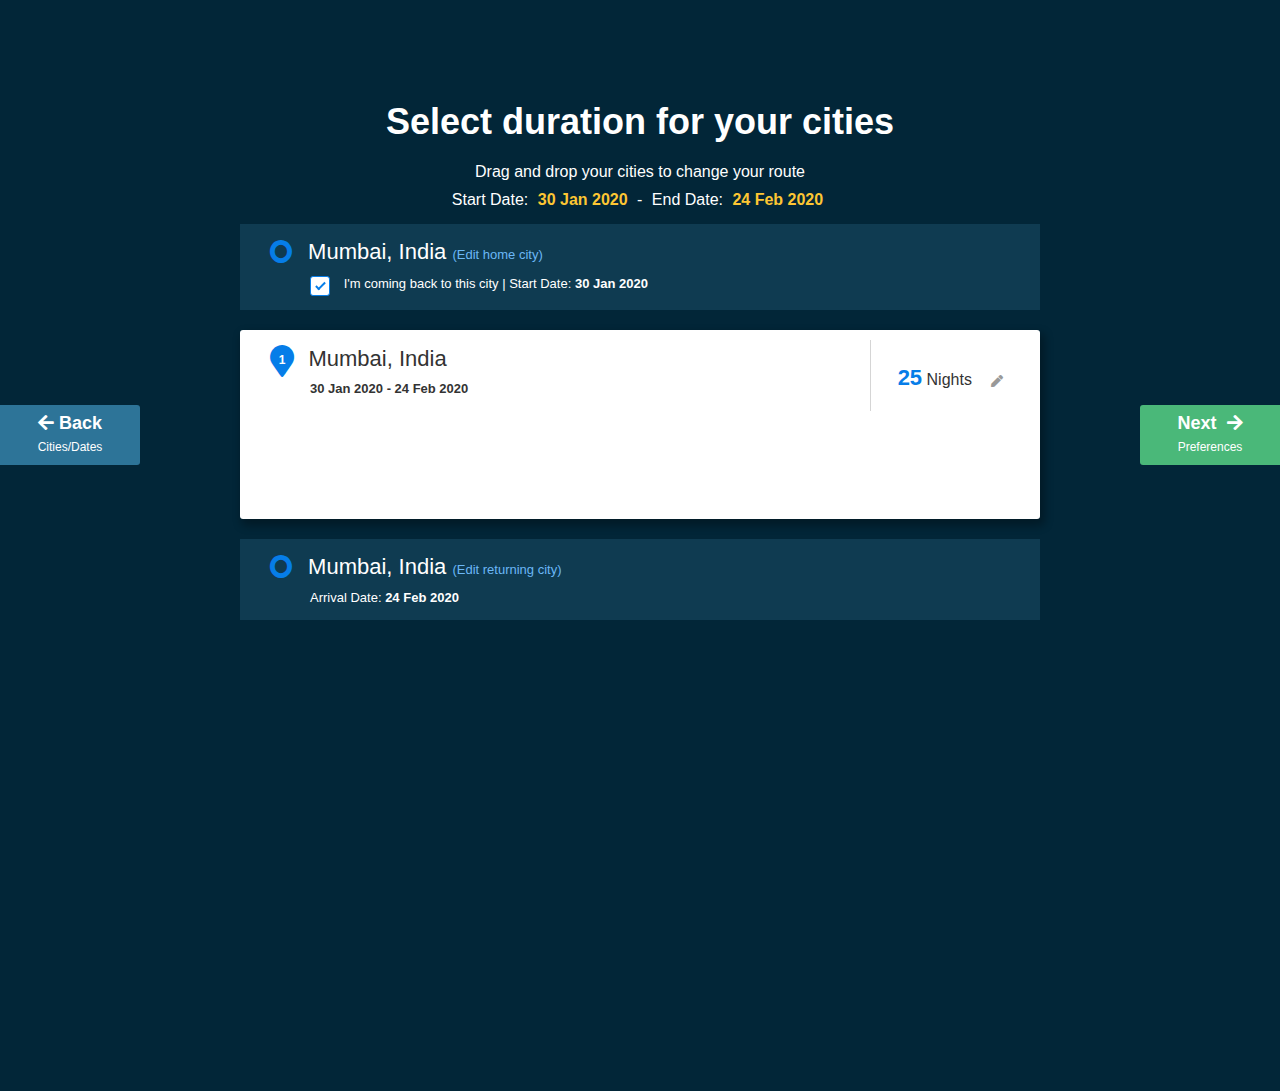
<file: index.html>
<html>
<head>
<link type="text/css" rel="stylesheet" media="all"  href= "index.css">
<body>
<div class="screen">
	<div id="screen-wrapper">
		<div class="temp-holder"></div>
		<div class="ribbon-set"></div>
		<div class="screen-holder"><div class="city-shuffle-screen screen-box show-screen-from-right">
	<header class="screen-header">
		<div class="screen-title">
			Select duration for your cities
		</div>
		<div class="screen-caption">
			Drag and drop your cities to change your route
		</div>
		<div class="trip-dates">
			<span class="start-date-label">Start Date: </span>
			<span class="start-date-value date js_main_start_date">30 Jan 2020</span>
			-
			<span class="end-date-label">End Date: </span>
			<span class="end-date-value date js_main_end_date">24 Feb 2020</span>
		</div>
	</header>
	<section class="screen-content">
		<div class="row">
				<div class="from-city-placeholder js_from_city_placeholder"><div class="from-city-holder is-filled">
	<div class="city-autocomplete">
		<div class="input-container autocomplete-box">
			<div class="drop-card as-dropdown card lift" id="drop-card">
				<div class="card-header-w js_from_city_box">
					<div class="card-header">
						<div class="form-control-w">
							<div class="form-control search">
								<input data-no-pu="" class="input-control js_from_city_search" placeholder="Enter City" value="" type="text">
								<i class="c-icon js_close_autocomplete"></i>
							</div>
						</div>
					</div>
				</div>
				<div class="card-body" id="js-suggestions">
					<div class="autcomplete-message dangling-el hide">
					</div>
					<div class="js-suggestions-active hide">
						<div class="auto-suggest-loading"></div>
					</div>
					<div class="city-parent-box city-box dangling-el">
						<div class="city-listing city-list">
							<ul class="city-list-collection"></ul>
						</div>
					</div>
				</div>
			</div>
		</div>
	</div>
	<div class="city-name">
		<i class="icon-circle"></i>
		
		Mumbai, India
		 <span data-no-pu="" class="edit-text js_edit_from_city">(Edit home city)</span>
	</div>

	<div class="bottom-text">
		<span class="bt-w">
			<label class="control checkbox">
				<input data-no-pu="" id="js_chk_clone_return" checked="checked" type="checkbox">
				<span class="control-indicator"></span>
			</label>
			<span class="coming-back-text">
				I'm coming back to this city | Start Date: <span class="date">30 Jan 2020</span>
			</span>
		</span>
	</div>
	<i class="c-icon-city-state js_warning_icon"></i>
	<div class="tooltip-box hide">
		<div class="tooltip-content">
			<i class="icon-close js_warning_close"></i>
			<p class="js_warning_message"></p>
		</div>
	</div>
</div></div>

				<div class="travel-cities">
					<ul id="city-sortable"><li class="travel-city-item">
	<div class="tci-w">
			<i class="c-icon-city-state js_warning_icon"></i>
			<i class="icon-move"></i>
			<div class="tooltip-box hide">
				<div class="tooltip-content">
					<i class="icon-close js_warning_close"></i>
					<p class="js_warning_message">aa</p>
				</div>
			</div>
			<div class="drop-card schedule-dc">
				<div class="card-header-w">
					<div class="card-header">
						<div class="content-box">
							<div class="content-box-iw">
								<div class="city-details">
									<span class="marker">
										<span class="counter"></span>
										<i class="icon-map-marker"></i>
									</span>
									
									<span class="city-name" title="Mumbai, India">
										Mumbai, India
									</span>
									<div class="city-schedule">
										<span class="start-date">30 Jan 2020</span>
										-
										<span class="end-date">24 Feb 2020</span>
									</div>
								</div>
								<div class="city-nights js_edit_city_nights">
									<span class="nights">25</span> Nights
									<i class="icon-edit-details"></i>
								</div>
							</div>
						</div>
						<i class="c-icon hide"></i>
					</div>
				</div>
				<div class="card-body">
					<div class="close-w">
						<span><i class="icon-close close-schedule"></i></span>
						<div class="row">
							<div class="edit-schedule grid-1-of-2">
								<div class="es-iw">
									<div class="start-date-label itm"><b>Arrive</b></div>
									<div class="start-date date-itm">
										<div class="form-control-w --secondary">
											<div class="form-control calendar">
												<input class="input-control js_calendar_control js_arrival_date hasDatepicker" placeholder="" value="30 Jan 2020" id="dp1579972496674" type="text">
												<i class="c-icon js_calendar_icon"></i>
											</div>
										</div>
									</div>
								</div>
								<div class="es-iw">
									<div class="end-date-label itm"><b>Depart</b></div>
									<div class="end-date date-itm js_end_date">
										<div class="form-control-w --secondary">
											<div class="form-control calendar">
												<input class="input-control js_calendar_control js_departure_date hasDatepicker" placeholder="" value="24 Feb 2020" id="dp1579972496675" type="text">
												<i class="c-icon js_calendar_icon"></i>
											</div>
										</div>
									</div>
								</div>
							</div>
							<div class="grid-1-of-2">
								<div class="prahara js_arrival_ddl"><div class="drop-card bdr as-dropdown">
	<div class="card-header-w js_std_dd_hdr">
		<div class="card-header">
			<div class="form-control-w --secondary">
				<div class="form-control">
					<div class="selected-catg">
						
							<span>Before 06:00</span>
						
					</div>
					<i class="c-icon"></i>
				</div>
			</div>
		</div>
	</div>
	<div class="card-body">
		<div class="dd-list ps">
			<ul class="dd-list-collection js_std_dd_ul">
	<li class="dd-list-i js_std_dd_elem " data-value="0-6-5" data-pos="" data-name="">
		
			<span>Before 06:00</span>
		
	</li>

	<li class="dd-list-i js_std_dd_elem " data-value="6-12-10" data-pos="" data-name="">
		
			<span>Morning (06:00 - 12:00)</span>
		
	</li>

	<li class="dd-list-i js_std_dd_elem " data-value="12-18-16" data-pos="" data-name="">
		
			<span>Afternoon (12:00 - 18:00)</span>
		
	</li>

	<li class="dd-list-i js_std_dd_elem " data-value="18-24-20" data-pos="" data-name="">
		
			<span>After 18:00</span>
		
	</li>
</ul>
		<div class="ps__rail-x" style="left: 0px; bottom: 0px;"><div class="ps__thumb-x" tabindex="0" style="left: 0px; width: 0px;"></div></div><div class="ps__rail-y" style="top: 0px; right: 0px;"><div class="ps__thumb-y" tabindex="0" style="top: 0px; height: 0px;"></div></div></div>
	</div>
</div></div>
								<div class="prahara js_departure_ddl"><div class="drop-card bdr as-dropdown">
	<div class="card-header-w js_std_dd_hdr">
		<div class="card-header">
			<div class="form-control-w --secondary">
				<div class="form-control">
					<div class="selected-catg">
						
							<span>Before 06:00</span>
						
					</div>
					<i class="c-icon"></i>
				</div>
			</div>
		</div>
	</div>
	<div class="card-body">
		<div class="dd-list ps">
			<ul class="dd-list-collection js_std_dd_ul">
	<li class="dd-list-i js_std_dd_elem " data-value="0-6-5" data-pos="" data-name="">
		
			<span>Before 06:00</span>
		
	</li>

	<li class="dd-list-i js_std_dd_elem " data-value="6-12-10" data-pos="" data-name="">
		
			<span>Morning (06:00 - 12:00)</span>
		
	</li>

	<li class="dd-list-i js_std_dd_elem " data-value="12-18-16" data-pos="" data-name="">
		
			<span>Afternoon (12:00 - 18:00)</span>
		
	</li>

	<li class="dd-list-i js_std_dd_elem " data-value="18-24-20" data-pos="" data-name="">
		
			<span>After 18:00</span>
		
	</li>
</ul>
		<div class="ps__rail-x" style="left: 0px; bottom: 0px;"><div class="ps__thumb-x" tabindex="0" style="left: 0px; width: 0px;"></div></div><div class="ps__rail-y" style="top: 0px; right: 0px;"><div class="ps__thumb-y" tabindex="0" style="top: 0px; height: 0px;"></div></div></div>
	</div>
</div></div>
							</div>
						</div>
						<div class="row">
							<span class="button s-size p-color pull-right js_save_schedule">
								Save
							</span>
						</div>
					</div>
				</div>
			</div>
		</div>
</li></ul>
				</div>

				<div class="return-city-placeholder"><div class="return-city-holder is-filled">
	<div class="city-autocomplete">
		<div class="input-container autocomplete-box">
			<div class="drop-card as-dropdown" id="drop-card">
				<div class="card-header-w">
					<div class="card-header">
						<div class="form-control-w">
							<div class="form-control search">
								<input data-no-pu="" class="input-control js_rtn_city_search" placeholder="Enter City" value="" type="text">
								<i class="c-icon js_close_autocomplete"></i>
							</div>
						</div>
					</div>
				</div>
				<div class="card-body" id="js-suggestions-rtn">
					<div class="autcomplete-message dangling-el hide"></div>
					<div class="js-suggestions-active hide">
						<div class="auto-suggest-loading"></div>
					</div>
					<div class="city-parent-box city-box dangling-el hide">
						<div class="city-listing city-list">
							<ul class="city-list-collection"></ul>
						</div>
					</div>
				</div>
			</div>
		</div>
	</div>
	<div class="city-name">
		<i class="icon-circle"></i>
		
		Mumbai, India
		 <span data-no-pu="" class="edit-text js_edit_return_city">(Edit returning city)</span>
	</div>

	<div class="bottom-text">
		Arrival Date: <span class="date">24 Feb 2020</span>
	</div>

	<div class="empty-city-box js_rc_empty_box">
		<i class="icon-plus-circle"></i>Add returning city
	</div>
</div></div>
			
		</div>


	</section>
	<div class="screen-actions">
		<span id="js_city_step_prev" class="prev-button js_city_step_move prev-btn-dsk">
			<span class="p-size button prev-btn-dsk">
				<i class="icon-arrow-left prev-btn-dsk"></i>Back
				<div id="js_city_prev_step_name" class="step-name prev-btn-dsk">Cities/Dates</div>
			</span>
		</span>
		<span id="js_city_step_next" class="next-button js_city_step_move next-btn-dsk">
			<span class="p-color p-size button next-btn-dsk">
				<span id="js_city_next_step_title" class="step_title next-btn-dsk">Next</span>
				<i class="icon-arrow-right next-btn-dsk"></i>
				<div id="js_city_next_step_name" class="step-name next-btn-dsk">Preferences</div>
			</span>
		</span>
	</div>
</div></div>
	</div>
</div>
</body>
</html>
</file>
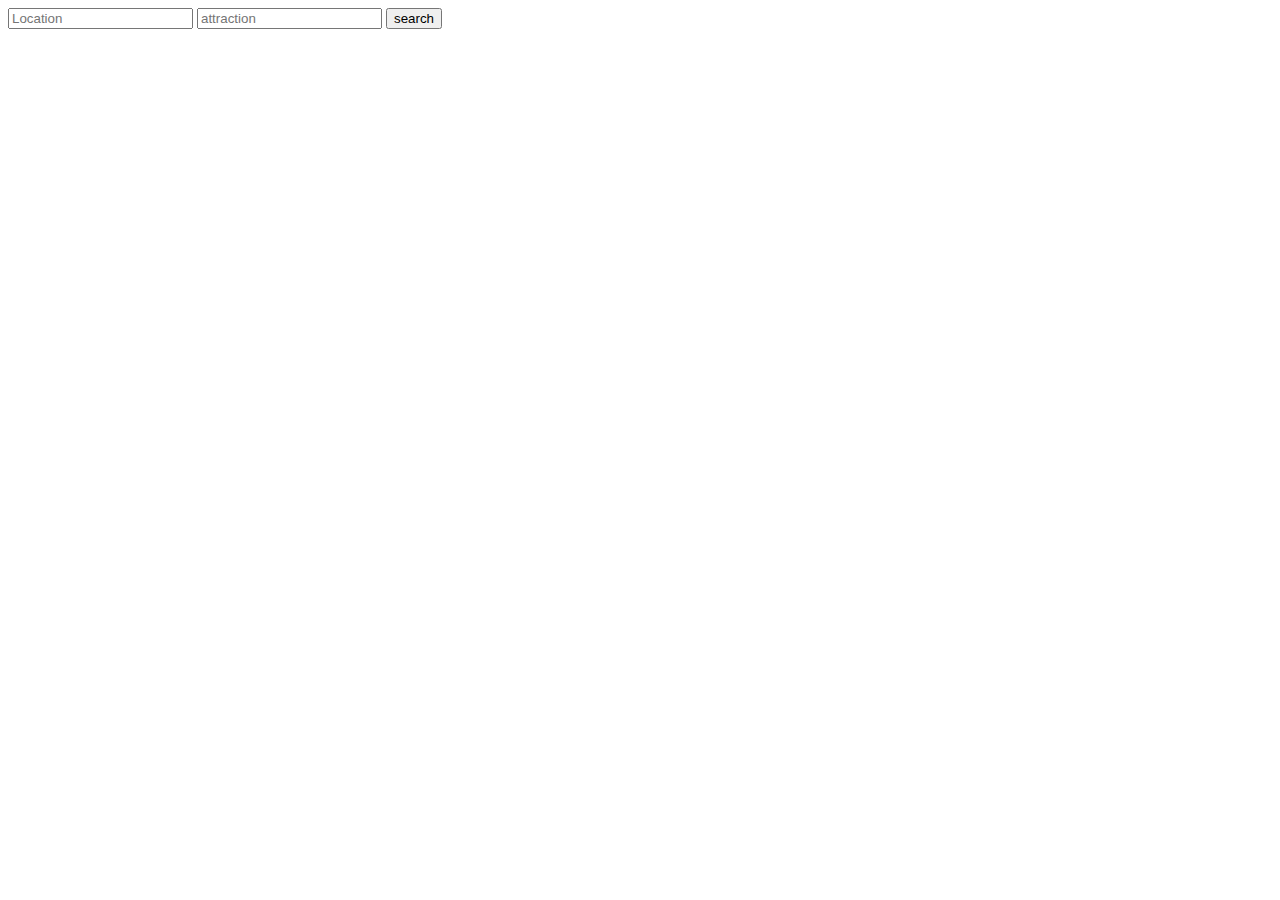
<file: sentimentanalysis/HackItinerary/templates/searchform.html>
<!DOCTYPE html>
<html lang="en">
<head>
    <meta charset="UTF-8">
    <meta name="viewport" content="width=device-width, initial-scale=1.0">
    <meta http-equiv="X-UA-Compatible" content="ie=edge">
    <title>Document</title>
</head>
<body>
<form action="/search" method="POST">
 <input type="text" name="Location" placeholder="Location">
<input type="text" name="attraction" placeholder="attraction">
<input type="submit" value="search">
</form>  
</body>
</html>
</file>
